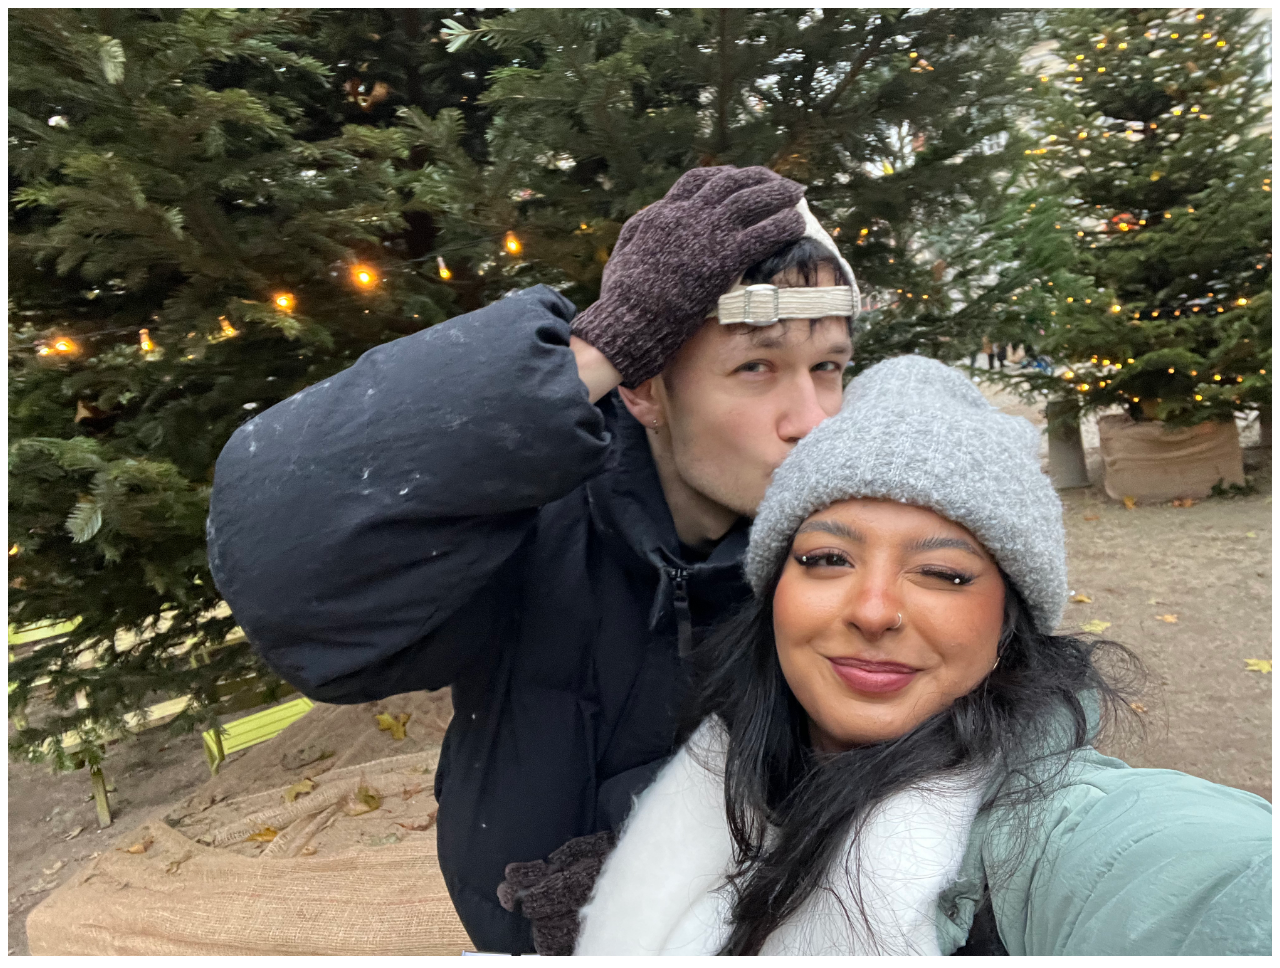
<file: tina.html>
<!DOCTYPE html>
<html lang="en">
<head>
    <meta charset="UTF-8">
    <meta name="viewport" content="width=device-width, initial-scale=1.0">
    <title><3</title>
</head>
<body>
    <img src="tina.jpg" alt="Tina" width="100%" height="100%">
</body>
</html>
</file>
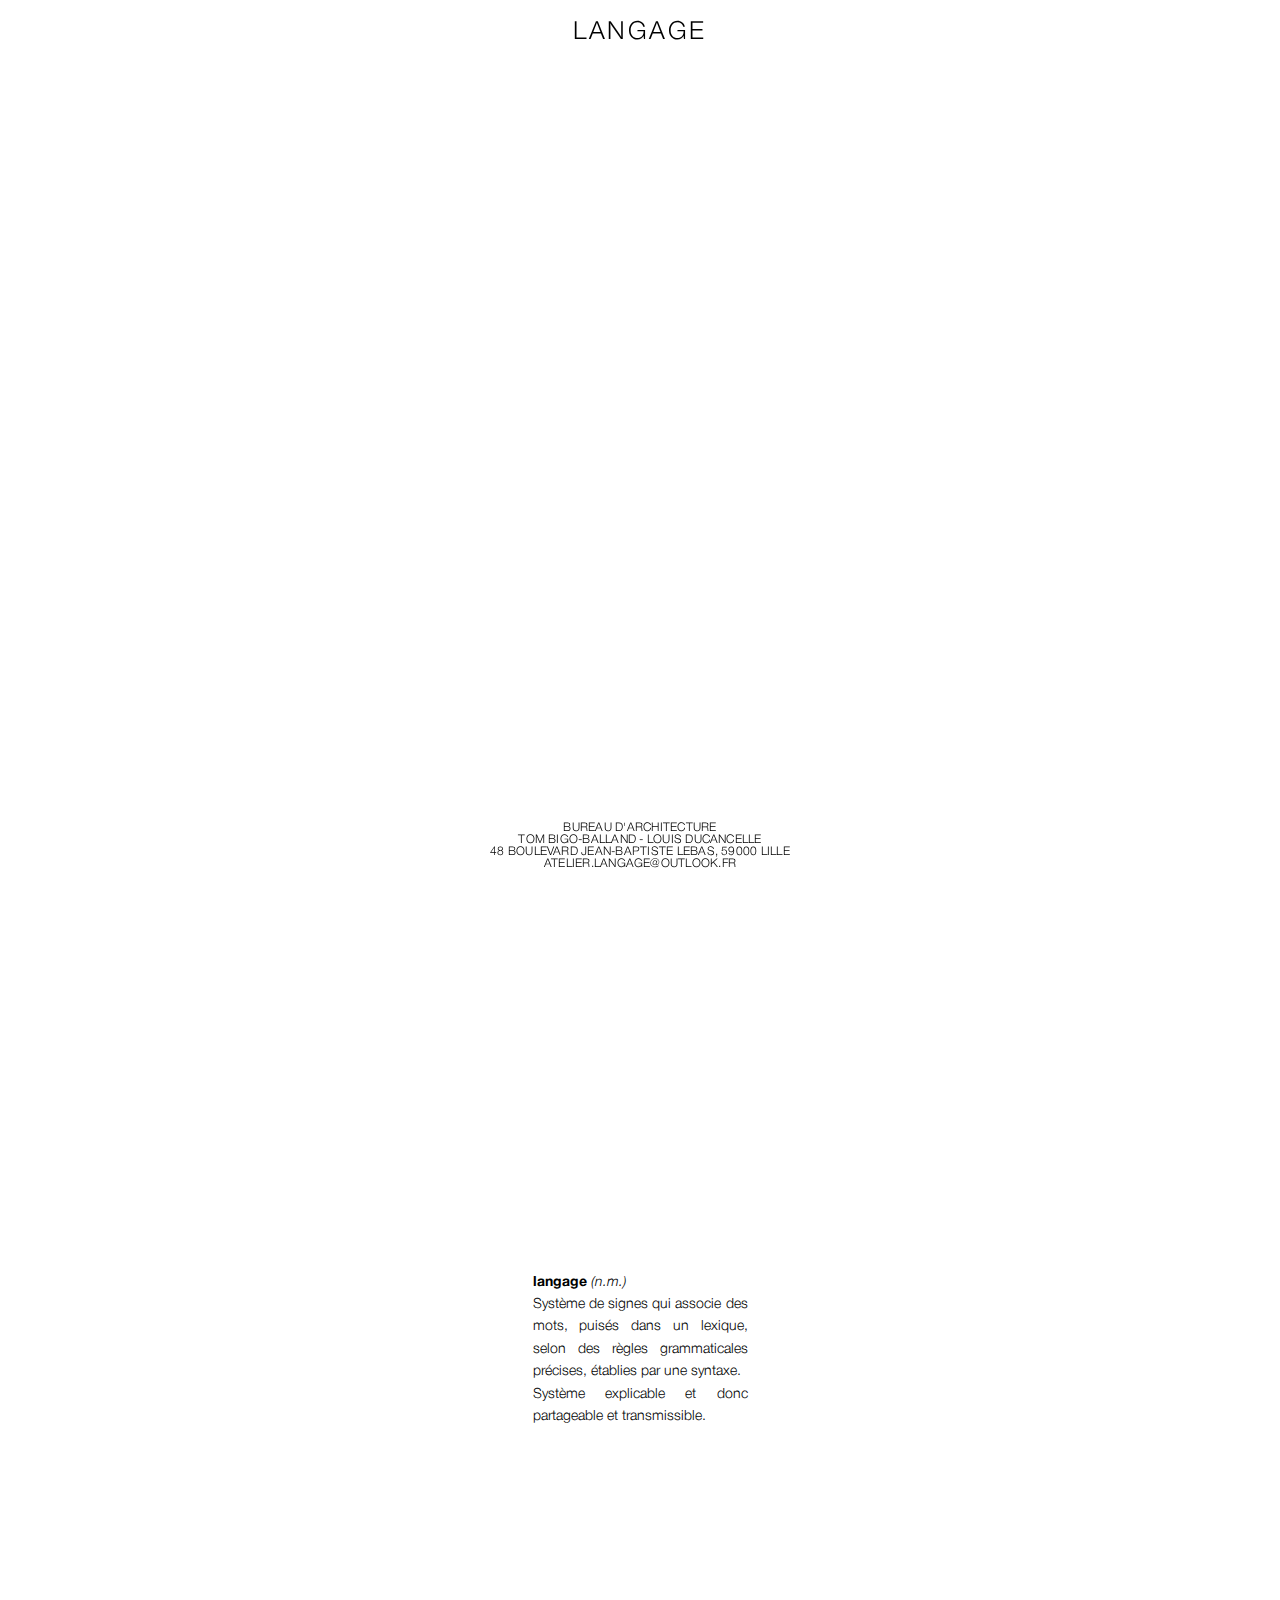
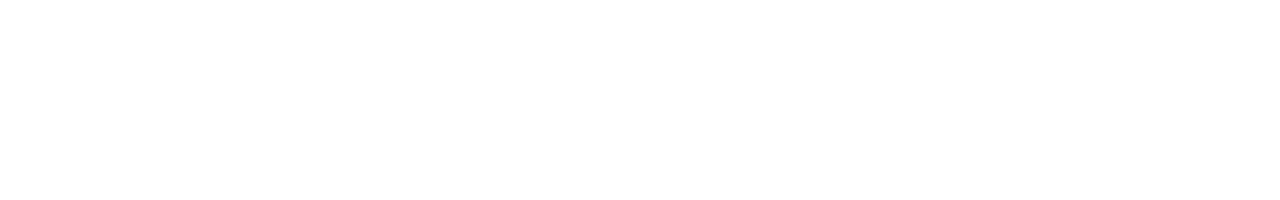
<file: tom.html>
<!DOCTYPE html>
<html lang="en">
<head>
    <script>
        // 1A. Pick one background and expose its URLs globally
        const BGS = ['1','2','3','4','5'];
        function getNextBackground() {
            const last = localStorage.getItem('lastBackground');
            let idx = last ? BGS.indexOf(last) : 0;
            idx = (idx + 1) % BGS.length;
            localStorage.setItem('lastBackground', BGS[idx]);
            return BGS[idx];
        }
        const sel = getNextBackground();
        window.bgVideoPath = `https://github.com/hadrienbigoballand/website/releases/download/v1/bg_video_${sel}.webm`;
    </script>
    <meta charset="UTF-8">
    <meta name="viewport" content="width=device-width, initial-scale=1.0">
    <title>Langage Architectes</title>
    <style>
        @font-face {
            font-family: 'Helvetica Neue';
            src: url('fonts/HelveticaNeueRoman.otf') format('opentype');
            font-weight: normal;
            font-style: normal;
        }
        
        @font-face {
            font-family: 'Helvetica Neue';
            src: url('fonts/HelveticaNeueItalic.ttf') format('truetype');
            font-weight: normal;
            font-style: italic;
        }
        
        @font-face {
            font-family: 'Helvetica Neue';
            src: url('fonts/HelveticaNeueThin.otf') format('opentype');
            font-weight: 100;
            font-style: normal;
        }
        
        @font-face {
            font-family: 'Helvetica Neue';
            src: url('fonts/HelveticaNeueThinItalic.otf') format('opentype');
            font-weight: 100;
            font-style: italic;
        }
        
        @font-face {
            font-family: 'Helvetica Neue';
            src: url('fonts/HelveticaNeueUltraLight.otf') format('opentype');
            font-weight: 200;
            font-style: normal;
        }
        
        @font-face {
            font-family: 'Helvetica Neue';
            src: url('fonts/HelveticaNeueUltraLightItalic.otf') format('opentype');
            font-weight: 200;
            font-style: italic;
        }
        
        @font-face {
            font-family: 'Helvetica Neue';
            src: url('fonts/HelveticaNeueLight.otf') format('opentype');
            font-weight: 300;
            font-style: normal;
        }
        
        @font-face {
            font-family: 'Helvetica Neue';
            src: url('fonts/HelveticaNeueLightItalic.otf') format('opentype');
            font-weight: 300;
            font-style: italic;
        }
        
        @font-face {
            font-family: 'Helvetica Neue';
            src: url('fonts/HelveticaNeueMedium.otf') format('opentype');
            font-weight: 500;
            font-style: normal;
        }
        
        @font-face {
            font-family: 'Helvetica Neue';
            src: url('fonts/HelveticaNeueMediumItalic.otf') format('opentype');
            font-weight: 500;
            font-style: italic;
        }
        
        @font-face {
            font-family: 'Helvetica Neue';
            src: url('fonts/HelveticaNeueBold.otf') format('opentype');
            font-weight: 700;
            font-style: normal;
        }
        
        @font-face {
            font-family: 'Helvetica Neue';
            src: url('fonts/HelveticaNeueBoldItalic.otf') format('opentype');
            font-weight: 700;
            font-style: italic;
        }
        
        @font-face {
            font-family: 'Helvetica Neue';
            src: url('fonts/HelveticaNeueHeavy.otf') format('opentype');
            font-weight: 800;
            font-style: normal;
        }
        
        @font-face {
            font-family: 'Helvetica Neue';
            src: url('fonts/HelveticaNeueHeavyItalic.otf') format('opentype');
            font-weight: 800;
            font-style: italic;
        }
        
        @font-face {
            font-family: 'Helvetica Neue';
            src: url('fonts/HelveticaNeueBlack.otf') format('opentype');
            font-weight: 900;
            font-style: normal;
        }
        
        @font-face {
            font-family: 'Helvetica Neue';
            src: url('fonts/HelveticaNeueBlackItalic.otf') format('opentype');
            font-weight: 900;
            font-style: italic;
        }

        * {
            margin: 0;
            padding: 0;
            box-sizing: border-box;
        }

        html {
            overscroll-behavior: none;
            overscroll-behavior-y: none;
            -webkit-overflow-scrolling: touch;
        }

        body {
            height: 100vh;
            font-family: 'Helvetica Neue', sans-serif;
            overflow-x: hidden;
            overflow-y: auto;
            scroll-behavior: smooth;
            background-color: white;
            overscroll-behavior: none;
            overscroll-behavior-y: none;
            position: relative;
        }

        .main-section {
            height: 100vh;
            position: relative;
        }

        .white-section {
            height: 100vh;
            background-color: white;
            position: relative;
            display: flex;
            flex-direction: column;
            justify-content: center;
            align-items: center;
            padding: 50px 30px;
        }

        .white-section .text-block {
            position: static;
            transform: none;
            left: auto;
            top: auto;
            color: black;
        }

        .video-background {
            position: fixed;
            top: 0;
            left: 0;
            width: 100%;
            height: 100%;
            object-fit: cover;
            z-index: -1;
            opacity: 0;
            transition: opacity 0.0s ease-in-out;
            will-change: opacity;
        }

        .video-background.loaded {
            opacity: 1;
        }

        .loading-overlay {
            position: fixed;
            top: 0;
            left: 0;
            width: 100%;
            height: 100%;
            background-color: white;
            z-index: -2;
            opacity: 1;
            transition: opacity 0.0s ease-in-out;
        }

        .loading-overlay.hidden {
            opacity: 0;
        }

        .nav {
            position: fixed;
            top: 0;
            left: 0;
            right: 0;
            display: flex;
            justify-content: center;
            align-items: flex-start;
            padding: 20px 30px;
            z-index: 1000;
        }

        .nav-item {
            font-size: 25px;
            color: white;
            font-weight: 300;
            transition: color 0.3s ease, text-shadow 0.3s ease;
            text-shadow: 0 2px 4px rgba(0,0,0,0.6);
            letter-spacing: 0.10em;
        }

        .nav-item.loading {
            color: black;
            text-shadow: none;
        }

        .nav-item.black-text {
            color: black;
            text-shadow: none;
        }

        .text-block {
            position: fixed;
            top: 55px;
            left: 50%;
            transform: translateX(-50%);
            width: 215px;
            color: white;
            font-weight: 350;
            font-size: 14px;
            line-height: 1.6;
            text-align: justify;
            z-index: 1000;
            transition: color 0.3s ease;
        }

        .names-block {
            position: fixed;
            top: 23px;
            right: calc(100vw - 465px);
            color: white;
            font-weight: 500;
            font-size: 14px;
            text-align: right;
            z-index: 1000;
            transition: color 0.3s ease;
            text-shadow: 0 2px 4px rgba(0,0,0,0.6);
        }

        .bottom-text {
            position: absolute;
            bottom: 30px;
            left: 50%;
            transform: translateX(-50%);
            color: white;
            font-weight: 300;
            font-size: 12px;
            text-align: center;
            z-index: 1000;
            white-space: nowrap;
            transition: color 0.3s ease, text-shadow 0.3s ease;
            text-shadow: 0 2px 4px rgba(0,0,0,0.6);
            text-transform: uppercase;
            letter-spacing: 0.02em;
        }

        .bottom-text.loading {
            color: black;
            text-shadow: none;
        }

        .dotted-underline {
            border-bottom: 1px dotted white;
            transition: border-color 0.3s ease;
        }

        .solid-underline {
            border-bottom: 1px solid white;
            transition: border-color 0.3s ease;
        }

        .bold {
            font-weight: 600;
        }
        .italic {
            font-style: italic;
        }

        .brand {
        position: relative;
        display: inline-block;
        }

        .reg {
        font-size: 0.35em; /* adjust size here */
        vertical-align: top;
        position: relative;
        top: 0.35em; /* tweak this until the circle top aligns */
        margin-left: 0.1em;
        }

        @media (max-width: 495px) {
            .discover-button {
                font-size: 13px;
                padding: 10px 20px;
            }
            
        }
    </style>
</head>
<body>
    <div class="main-section">
        <div class="loading-overlay"></div>
        
        <div class="gradient-overlay top"></div>
        <div class="gradient-overlay bottom"></div>
        
        <video class="video-background" 
               autoplay 
               muted 
               loop 
               preload="none"
               playsinline 
               webkit-playsinline>
            <source src="" type="video/webm; codecs=vp9">
        </video>
        
        <nav class="nav">
        <div class="nav-item loading">
            <span class="brand">LANGAGE</span>
        </div>
        </nav>

        <div class="bottom-text loading">
            Bureau d'architecture<br>
            Tom Bigo-Balland - Louis Ducancelle<br>
            48 Boulevard Jean-Baptiste Lebas, 59000 Lille<br>
            atelier.langage@outlook.fr
        </div>
    </div>

    <div id="white-section" class="white-section">
        <div class="text-block">
            <span class="bold">langage</span> <span class="italic">(n.m.)</span><br>
            Système de signes qui associe des mots, puisés dans un lexique, selon des règles grammaticales précises, établies par une syntaxe.<br>
            Système explicable et donc partageable et transmissible.
        </div>
    </div>

    <script>
    document.addEventListener('DOMContentLoaded', () => {
        const vid = document.querySelector('.video-background');
        const loader = document.querySelector('.loading-overlay');
        const navItem = document.querySelector('.nav-item');
        const bottomText = document.querySelector('.bottom-text');

        // Set video source
        vid.querySelector('source').src = window.bgVideoPath;
        vid.load();

        let videoReady = false;
        function handleVideoReady() {
            if (videoReady) return;
            videoReady = true;
            loader.classList.add('hidden');
            vid.classList.add('loaded');
            // Remove loading classes to show white text with shadow
            navItem.classList.remove('loading');
            bottomText.classList.remove('loading');
        }

        vid.addEventListener('loadedmetadata', () => {
            vid.play().then(handleVideoReady).catch(() => {
                const onInt = () => { 
                    vid.play().then(handleVideoReady); 
                    document.removeEventListener('click', onInt);
                    document.removeEventListener('touchstart', onInt);
                };
                document.addEventListener('click', onInt, { passive: true });
                document.addEventListener('touchstart', onInt, { passive: true });
            });
        });
        vid.addEventListener('canplay', () => vid.play().then(handleVideoReady).catch(()=>{}));
        vid.addEventListener('error', () => vid.style.display = 'none');

        // Smooth scroll functionality - change from button click to main section click
        document.querySelector('.main-section').addEventListener('click', (e) => {
            e.preventDefault();
            document.getElementById('white-section').scrollIntoView({
                behavior: 'smooth'
            });
        });

        // Handle nav color change on scroll
        const nav = document.querySelector('.nav');
        const navHeight = nav.getBoundingClientRect().height;  // e.g. 60

        const observer = new IntersectionObserver((entries) => {
        entries.forEach(entry => {
            if (entry.isIntersecting) {
            nav.querySelector('.nav-item').classList.add('black-text');
            } else {
            nav.querySelector('.nav-item').classList.remove('black-text');
            }
        });
        }, {
        rootMargin: `-${navHeight}px 0px 0px 0px`,  // push the “viewport top” down by navHeight
        threshold: 0                             // fire as soon as *any* part hits
        });

        observer.observe(document.getElementById('white-section'));

        // Prevent overscroll on mobile devices
        let startY = 0;
        document.addEventListener('touchstart', function(e) {
            startY = e.touches[0].pageY;
        }, { passive: true });

        document.addEventListener('touchmove', function(e) {
            const y = e.touches[0].pageY;
            const scrollTop = window.pageYOffset || document.documentElement.scrollTop;
            const scrollHeight = document.documentElement.scrollHeight;
            const clientHeight = document.documentElement.clientHeight;

            // Prevent pull-to-refresh at the top
            if (scrollTop === 0 && y > startY) {
                e.preventDefault();
            }

            // Prevent overscroll at the bottom
            if (scrollTop + clientHeight >= scrollHeight && y < startY) {
                e.preventDefault();
            }
        }, { passive: false });
    });
    </script>
</body>
</html>
</file>
